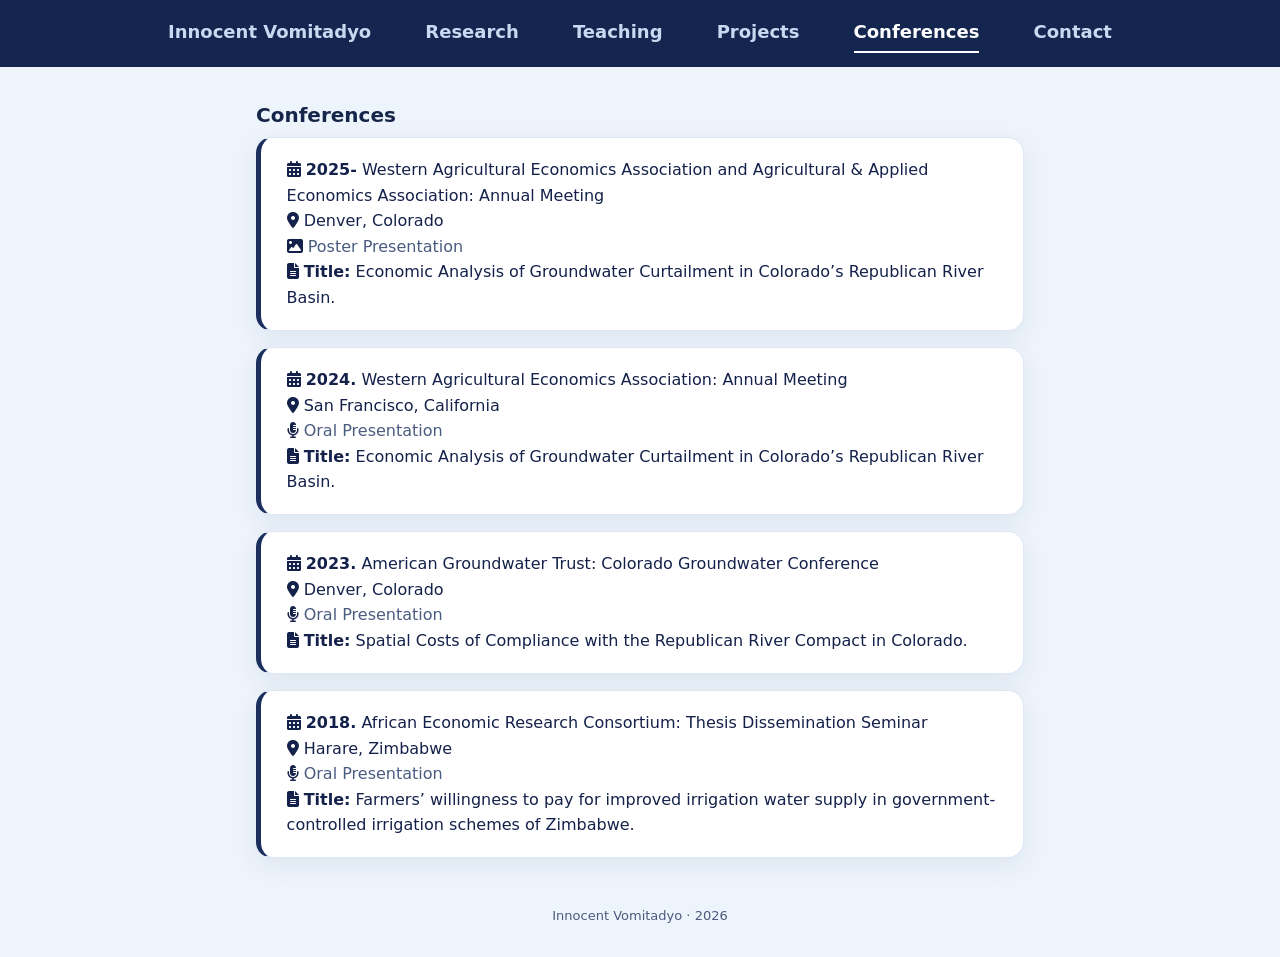
<file: conferences.html>
<!DOCTYPE html>
<html lang="en">
<head>
    <meta charset="UTF-8">
    <meta name="viewport" content="width=device-width, initial-scale=1.0">
    <title>Conferences | Innocent Vomitadyo</title>
    <link rel="stylesheet" href="style.css">
    <link rel="stylesheet" href="https://cdnjs.cloudflare.com/ajax/libs/font-awesome/6.5.1/css/all.min.css">
</head>
<body>

<header class="topbar">
    <nav aria-label="Main">
        <a href="index.html">Innocent Vomitadyo</a>
        <a href="research.html">Research</a>
        <a href="teaching.html">Teaching</a>
        <a href="projects.html">Projects</a>
        <a href="conferences.html" aria-current="page">Conferences</a>
        <a href="contact.html">Contact</a>
    </nav>
    <span></span>
</header>




<main class="conf-page">
    <h2>Conferences</h2>


	
	<article class="conf-card">
    <div class="conf-entry">
        <div class="conf-row conf-head">
            <i class="fa-solid fa-calendar-days"></i>
            <span><strong>2025-</strong> Western Agricultural Economics Association and Agricultural &amp; Applied Economics Association: Annual Meeting</span>
        </div>
        <div class="conf-row">
            <i class="fa-solid fa-location-dot"></i>
            <span>Denver, Colorado</span>
        </div>
        <div class="conf-row">
            <i class="fa-solid fa-image"></i>
            <span class="conf-type">Poster Presentation</span>
        </div>
        <div class="conf-row">
            <i class="fa-solid fa-file-lines"></i>
            <span><strong>Title:</strong> Economic Analysis of Groundwater Curtailment in Colorado&rsquo;s Republican River Basin.</span>
        </div>
    </div>
</article>
	

<article class="conf-card">
    <div class="conf-entry">
        <div class="conf-row conf-head">
            <i class="fa-solid fa-calendar-days"></i>
            <span><strong>2024.</strong> Western Agricultural Economics Association: Annual Meeting</span>
        </div>
        <div class="conf-row">
            <i class="fa-solid fa-location-dot"></i>
            <span>San Francisco, California</span>
        </div>
        <div class="conf-row">
            <i class="fa-solid fa-microphone-lines"></i>
            <span class="conf-type">Oral Presentation</span>
        </div>
        <div class="conf-row">
            <i class="fa-solid fa-file-lines"></i>
            <span><strong>Title:</strong> Economic Analysis of Groundwater Curtailment in Colorado&rsquo;s Republican River Basin.</span>
        </div>
    </div>
</article>

<article class="conf-card">
    <div class="conf-entry">
        <div class="conf-row conf-head">
            <i class="fa-solid fa-calendar-days"></i>
            <span><strong>2023.</strong> American Groundwater Trust: Colorado Groundwater Conference</span>
        </div>
        <div class="conf-row">
            <i class="fa-solid fa-location-dot"></i>
            <span>Denver, Colorado</span>
        </div>
        <div class="conf-row">
            <i class="fa-solid fa-microphone-lines"></i>
            <span class="conf-type">Oral Presentation</span>
        </div>
        <div class="conf-row">
            <i class="fa-solid fa-file-lines"></i>
            <span><strong>Title:</strong> Spatial Costs of Compliance with the Republican River Compact in Colorado.</span>
        </div>
    </div>
</article>

<article class="conf-card">
    <div class="conf-entry">
        <div class="conf-row conf-head">
            <i class="fa-solid fa-calendar-days"></i>
            <span><strong>2018.</strong> African Economic Research Consortium: Thesis Dissemination Seminar</span>
        </div>
        <div class="conf-row">
            <i class="fa-solid fa-location-dot"></i>
            <span>Harare, Zimbabwe</span>
        </div>
        <div class="conf-row">
            <i class="fa-solid fa-microphone-lines"></i>
            <span class="conf-type">Oral Presentation</span>
        </div>
        <div class="conf-row">
            <i class="fa-solid fa-file-lines"></i>
            <span><strong>Title:</strong> Farmers&rsquo; willingness to pay for improved irrigation water supply in government-controlled irrigation schemes of Zimbabwe.</span>
        </div>
    </div>
</article>

</main>


<footer>Innocent Vomitadyo &middot; <span id="year"></span></footer>
<script>document.getElementById('year').textContent = new Date().getFullYear();</script>

</body>
</html>
</file>
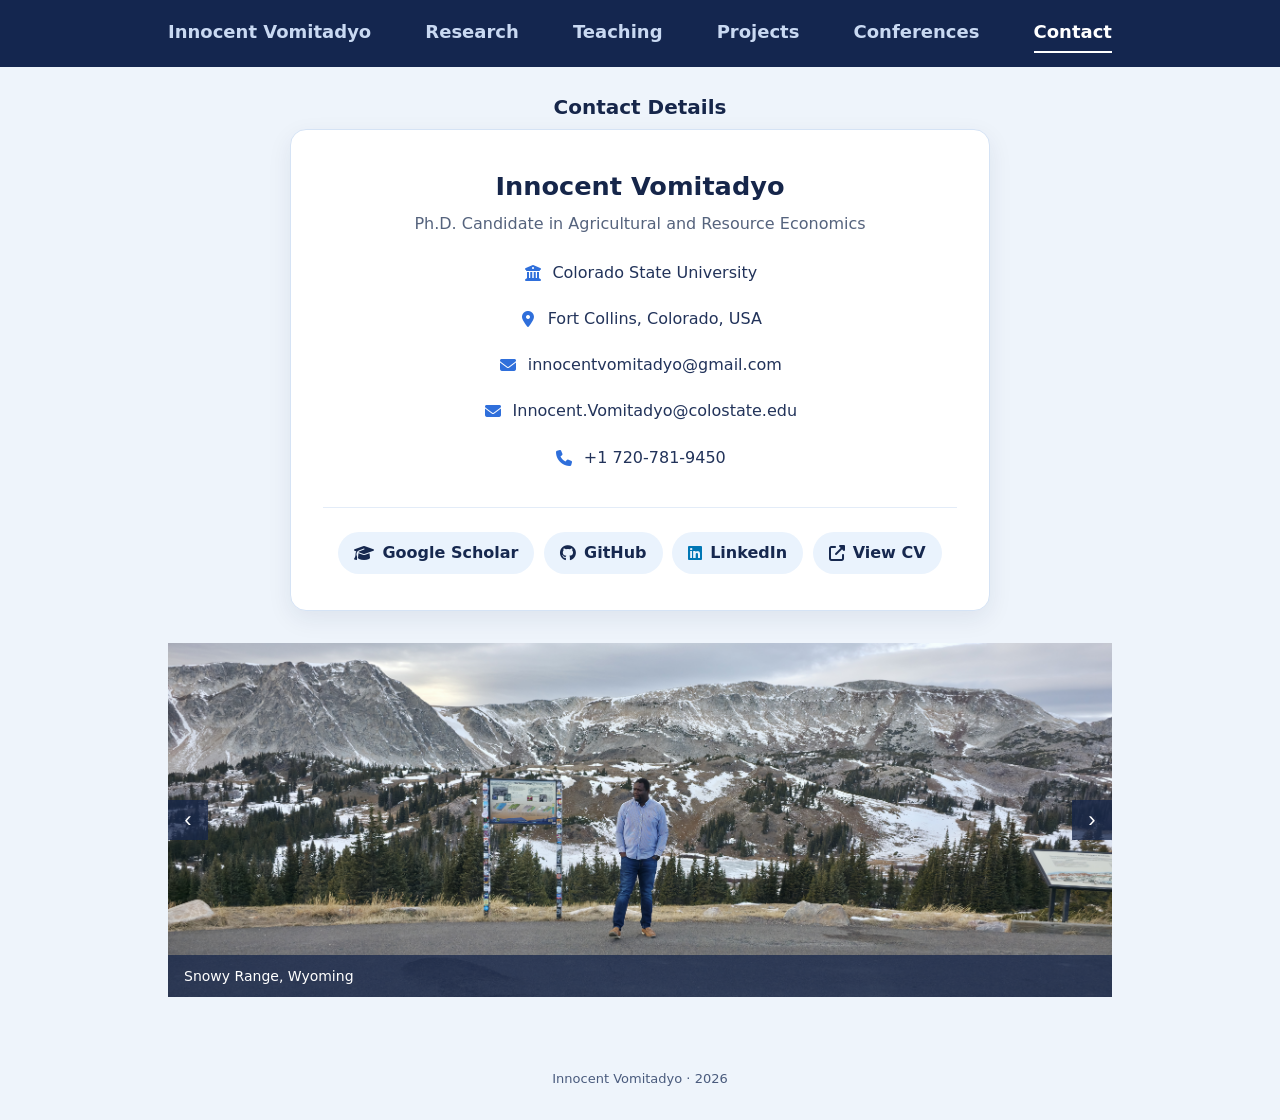
<file: contact.html>
<!DOCTYPE html>
<html lang="en">
<head>
    <meta charset="UTF-8">
    <meta name="viewport" content="width=device-width, initial-scale=1.0">
    <title>Contact | Innocent Vomitadyo</title>
    <link rel="stylesheet" href="style.css">
	<link rel="stylesheet" href="https://cdnjs.cloudflare.com/ajax/libs/font-awesome/6.5.1/css/all.min.css">
</head>
<body>

<header class="topbar">
    <nav aria-label="Main">
        <a href="index.html">Innocent Vomitadyo</a>
        <a href="research.html">Research</a>
        <a href="teaching.html">Teaching</a>
        <a href="projects.html">Projects</a>
        <a href="conferences.html">Conferences</a>
        <a href="contact.html" aria-current="page">Contact</a>
    </nav>
    <span></span>
</header>



<main class="contact-page">
    <h2>Contact Details</h2>

    <section class="contact-card">
        <h2>Innocent Vomitadyo</h2>
        <p class="role">Ph.D. Candidate in Agricultural and Resource Economics</p>

        <ul class="contact-list">
            <li><i class="fa-solid fa-building-columns"></i> Colorado State University</li>
            <li><i class="fa-solid fa-location-dot"></i> Fort Collins, Colorado, USA</li>
            <li><i class="fa-solid fa-envelope"></i>
                <a href="mailto:innocentvomitadyo@gmail.com">innocentvomitadyo@gmail.com</a></li>
            <li><i class="fa-solid fa-envelope"></i>
                <a href="mailto:Innocent.Vomitadyo@colostate.edu">Innocent.Vomitadyo@colostate.edu</a></li>
            <li><i class="fa-solid fa-phone"></i>
                <a href="tel:+17207819450">+1 720-781-9450</a></li>
        </ul>

<div class="social-links">
<a href="https://scholar.google.com/citations?hl=en&user=LT8RzNEAAAAJ" target="_blank" rel="noopener">
    <i class="fa-solid fa-graduation-cap"></i> Google Scholar
</a>

    <a href="https://github.com/Vomitadyo" target="_blank" rel="noopener">
        <i class="fa-brands fa-github"></i> GitHub
    </a>

    <a href="https://www.linkedin.com/in/innocent-vomitadyo-205a9160/" target="_blank" rel="noopener">
        <i class="fa-brands fa-linkedin" style="color: #0077b5;"></i> LinkedIn
    </a>

    <a class="cv-btn secondary" href="cv%20for%20innocent%20vomitadyo.pdf" target="_blank" rel="noopener">
        <i class="fa-solid fa-up-right-from-square"></i> View CV
    </a>
</div>
    </section>
</main>



<!-- ========== PHOTO SLIDESHOW ========== -->

<section class="slider" aria-label="Photo slideshow">
    <div class="viewport">
      <div class="track">
	  
	  <!-- Select photos to show -->
        <figure class="slide">
		<img src="images/snowy range.jpg" alt="Snowy Range, Wyoming">
		<figcaption>Snowy Range, Wyoming</figcaption>
		</figure>
		
		
        <figure class="slide">
		<img src="images/horsetooth reservior.jpg" alt="Horsetooth Reservior, Colorado">
		<figcaption>Horsetooth Reservior, Colorado</figcaption>
		</figure>
		
		
		
		<figure class="slide">
		<img src="images/city park.jpg" alt="Colorado State University, Fort Collins">
		<span class="hint">Add your photo as images/campus.jpg</span>
		<figcaption>Fort Collins, Colorado</figcaption>
		</figure>
		
		
      </div>
	  
	   <!-- Navigation arrows (&#8249; = ‹, &#8250; = ›); aria-labels help screen readers -->
      <button class="arrow prev" aria-label="Previous picture">&#8249;</button>
      <button class="arrow next" aria-label="Next picture">&#8250;</button>
    </div>
    <div class="dots"></div>
</section>


<footer>Innocent Vomitadyo &middot; <span id="year"></span></footer>
<script>document.getElementById('year').textContent = new Date().getFullYear();</script>

</body>
</html>
</file>
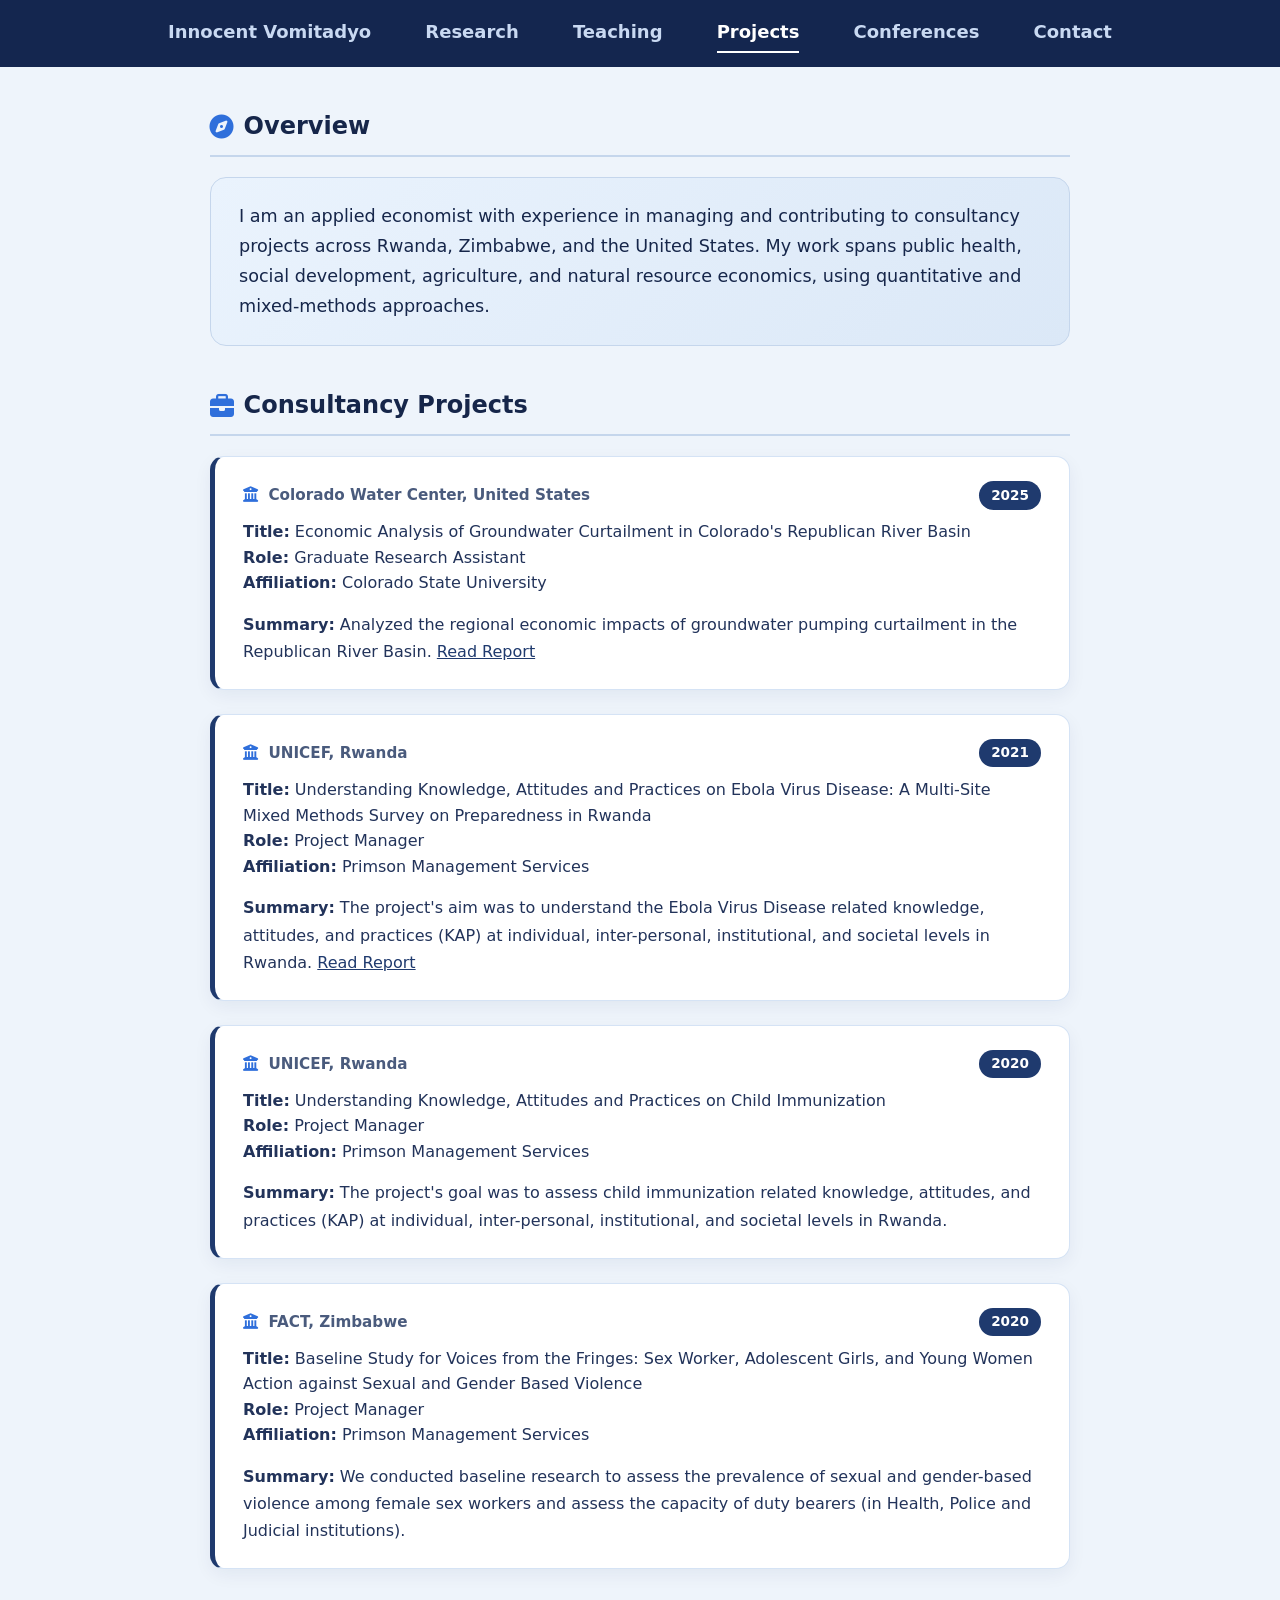
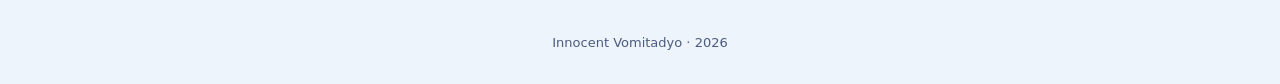
<file: projects.html>
<!DOCTYPE html>
<html lang="en">

<head>
    <meta charset="UTF-8">
    <meta name="viewport" content="width=device-width, initial-scale=1.0">
    <title>Research Projects | Innocent Vomitadyo</title>
    <link rel="stylesheet" href="style.css">
	<link rel="stylesheet" href="https://cdnjs.cloudflare.com/ajax/libs/font-awesome/6.5.1/css/all.min.css">
</head>


<body>

<header class="topbar">
       <nav aria-label="Main">
        <a href="index.html">  Innocent Vomitadyo</a>
        <a href="research.html">Research</a>
        <a href="teaching.html">Teaching</a>
        <a href="projects.html" aria-current="page">Projects</a>
        <a href="conferences.html">Conferences</a>
        <a href="contact.html">Contact</a>
    </nav>
    <span></span>
</header>



	<!-- ================================================================================== -->

<main class="projects-page">

   	<!-- <h1>Research Projects</h1> -->

	<h2 class="section-title"><i class="fa-solid fa-compass"></i> Overview</h2>

	<!-- Summarize the projects -->
    <div class="intro-banner">
        <p>
            I am an applied economist with experience in managing and contributing to consultancy projects across 
			Rwanda, Zimbabwe, and the United States. My work spans public health, social development, agriculture, 
			and natural resource economics, using quantitative and mixed-methods approaches.
        </p>
    </div>

    <h2 class="section-title"><i class="fa-solid fa-briefcase"></i> Consultancy Projects</h2>



<!-- CSU Project -->
<!-- #1 -->
<article class="project-card">
    <div class="project-meta">
        <span><i class="fa-solid fa-building-columns"></i> <strong>Colorado Water Center, United States</strong></span>
        <span class="year">2025</span>
    </div>
    <p>
        <strong>Title:</strong> Economic Analysis of Groundwater Curtailment in Colorado's Republican River Basin <br>
        <strong>Role:</strong> Graduate Research Assistant <br>
        <strong>Affiliation:</strong> Colorado State University
    </p>
    <p class="summary">
        <strong>Summary:</strong> Analyzed the regional economic impacts of groundwater pumping curtailment in the Republican River Basin.
        <a href="https://www.republicanriver.com/economic-study" target="_blank" rel="noopener">Read Report</a>
    </p>
</article>

<!-- #2 -->
<article class="project-card">
    <div class="project-meta">
        <span><i class="fa-solid fa-building-columns"></i> <strong>UNICEF, Rwanda</strong></span>
        <span class="year">2021</span>
    </div>
    <p>
        <strong>Title:</strong> Understanding Knowledge, Attitudes and Practices on Ebola Virus Disease: A Multi-Site Mixed Methods Survey on Preparedness in Rwanda <br>
        <strong>Role:</strong> Project Manager <br>
        <strong>Affiliation:</strong> Primson Management Services
    </p>
    <p class="summary">
        <strong>Summary:</strong> The project's aim was to understand the Ebola Virus Disease related knowledge, attitudes, and practices (KAP) at individual, inter-personal, institutional, and societal levels in Rwanda.
        <a href="https://www.medrxiv.org/content/10.1101/2022.11.03.22281885v1.full.pdf" target="_blank" rel="noopener">Read Report</a>
    </p>
</article>

<!-- #3 -->
<article class="project-card">
    <div class="project-meta">
        <span><i class="fa-solid fa-building-columns"></i> <strong>UNICEF, Rwanda</strong></span>
        <span class="year">2020</span>
    </div>
    <p>
        <strong>Title:</strong> Understanding Knowledge, Attitudes and Practices on Child Immunization <br>
        <strong>Role:</strong> Project Manager <br>
        <strong>Affiliation:</strong> Primson Management Services
    </p>
    <p class="summary">
        <strong>Summary:</strong> The project's goal was to assess child immunization related knowledge, attitudes, and practices (KAP) at individual, inter-personal, institutional, and societal levels in Rwanda.
    </p>
</article>

<!-- #4 -->
<article class="project-card">
    <div class="project-meta">
        <span><i class="fa-solid fa-building-columns"></i> <strong>FACT, Zimbabwe</strong></span>
        <span class="year">2020</span>
    </div>
    <p>
        <strong>Title:</strong> Baseline Study for Voices from the Fringes: Sex Worker, Adolescent Girls, and Young Women Action against Sexual and Gender Based Violence <br>
        <strong>Role:</strong> Project Manager <br>
        <strong>Affiliation:</strong> Primson Management Services
    </p>
    <p class="summary">
        <strong>Summary:</strong> We conducted baseline research to assess the prevalence of sexual and gender-based violence among female sex workers and assess the capacity of duty bearers (in Health, Police and Judicial institutions).
    </p>
</article>
	<!-- Add more projects down here.  copy the format above -->
	
	
	
	<!-- ================================================================================== -->
	
	
</main>





<footer>Innocent Vomitadyo &middot; <span id="year"></span></footer>
<script>document.getElementById('year').textContent = new Date().getFullYear();</script>

</body>
</html>
</file>
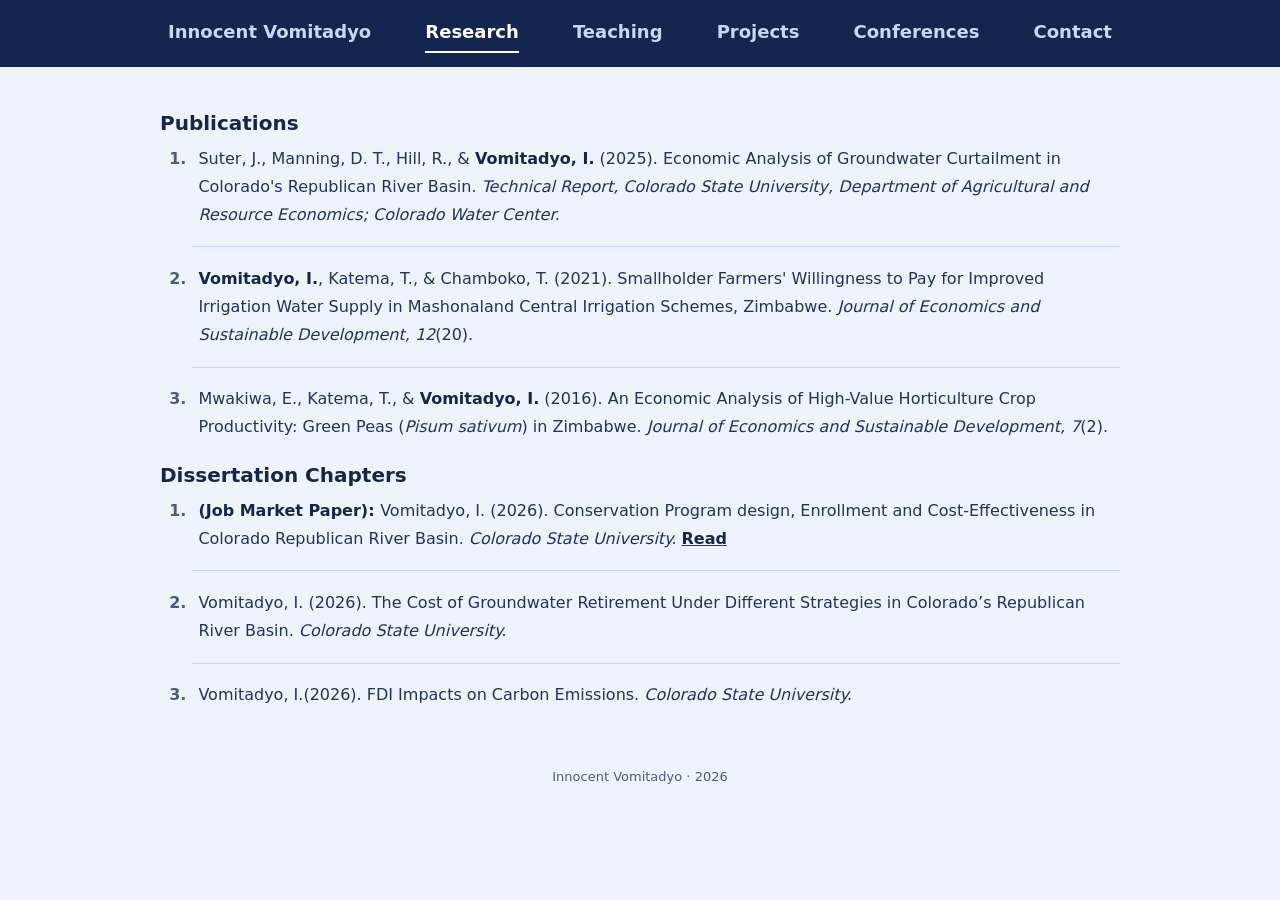
<file: research.html>
<!DOCTYPE html>
<html lang="en">


<head>
    <meta charset="UTF-8">
    <meta name="viewport" content="width=device-width, initial-scale=1.0">
    <title>Research | Innocent Vomitadyo</title>
    <link rel="stylesheet" href="style.css">
</head>


<body>



<header class="topbar">
     <nav aria-label="Main">
        <a href="index.html">Innocent Vomitadyo</a>
        <a href="research.html" aria-current="page">Research</a>
        <a href="teaching.html">Teaching</a>
        <a href="projects.html">Projects</a>
        <a href="conferences.html">Conferences</a>
        <a href="contact.html">Contact</a>
    </nav>
    <span></span>
	<link rel="stylesheet" href="https://cdnjs.cloudflare.com/ajax/libs/font-awesome/6.5.1/css/all.min.css">
</header>



<main class="research-page">
   
   
   
    <!-- ===== Journal articles and reports ===== -->
    <h2 class="pub-heading">Publications</h2>

    <ol class="publication-list">
        <li>
            Suter, J., Manning, D. T., Hill, R., &amp; <strong>Vomitadyo, I.</strong> (2025).
            Economic Analysis of Groundwater Curtailment in Colorado's Republican River Basin.
            <em>Technical Report, Colorado State University, Department of Agricultural and Resource Economics; Colorado Water Center.</em>
        </li>

        <li>
            <strong>Vomitadyo, I.</strong>, Katema, T., &amp; Chamboko, T. (2021).
            Smallholder Farmers' Willingness to Pay for Improved Irrigation Water Supply in Mashonaland Central Irrigation Schemes, Zimbabwe.
            <em>Journal of Economics and Sustainable Development, 12</em>(20).
        </li>

        <li>
            Mwakiwa, E., Katema, T., &amp; <strong>Vomitadyo, I.</strong> (2016).
            An Economic Analysis of High-Value Horticulture Crop Productivity: Green Peas (<em>Pisum sativum</em>) in Zimbabwe.
            <em>Journal of Economics and Sustainable Development, 7</em>(2).
        </li>
    </ol>

    <!-- ===== Dissertation chapters ===== -->
    <h2 class="pub-heading">Dissertation Chapters</h2>

    <ol class="publication-list">
	
		<li>
		<strong>(Job Market Paper): </strong>Vomitadyo, I. (2026). Conservation Program design, Enrollment and
									Cost-Effectiveness in Colorado Republican River Basin.
									<em>Colorado State University.</em>
									<a href="papers/job-market-paper.pdf" target="_blank" rel="noopener"><strong>Read</strong></a>
		
		</li>
	
	
        <li>
             Vomitadyo, I. (2026). The Cost of Groundwater Retirement Under Different Strategies in Colorado’s Republican River Basin.
            <em>Colorado State University.</em>
        </li>

        <li>
             Vomitadyo, I.(2026). FDI Impacts on Carbon Emissions.
            <em>Colorado State University.</em>
        </li>
    </ol>
</main>



<footer>Innocent Vomitadyo &middot; <span id="year"></span></footer>
<script>document.getElementById('year').textContent = new Date().getFullYear();</script>

</body>
</html>
</file>
<file: style.css>
:root { --bg:#eef4fb; --panel:#f8fbff; --tint:#dbe8f7; --line:#c5d6ec; --ink:#16264a; --body:#22335a; --muted:#4a5b7d; --accent:#1f3a6e; --nav:#14264f; }
* { box-sizing:border-box; margin:0; padding:0; }

body { font-family:system-ui,-apple-system,"Segoe UI",Roboto,Arial,sans-serif; background:var(--bg); color:var(--ink); line-height:1.6; }

a:focus-visible, button:focus-visible { outline:3px solid var(--accent); outline-offset:3px; }




/* top bar */

.topbar {
    background: var(--nav);
    width: 100%;
}

.topbar nav {
    max-width: 1000px;   margin: 0 auto;   padding: 14px 28px;              /* same side padding as main */
    display: flex;    align-items: center;    justify-content: space-between;  /* spreads links edge to edge */
    font-weight: 700;
}

.topbar nav a {
    color: #c9d9f2;  text-decoration: none;  font-size: 18px;  padding: 4px 0;
    border-bottom: 2px solid transparent;
}

.topbar nav a:hover {
    color: #fff;   border-color: #8fa9d6;
}

.topbar nav a[aria-current] {
    color: #fff;   border-color: #fff;
}

.topbar a:focus-visible {
    outline-color: #fff;
}

/* Mobile */
@media (max-width: 700px) {
    .topbar nav {
        justify-content: center;   flex-wrap: wrap;   gap: 10px 24px;
    }
}



/* content */
main { max-width:1000px; margin:0 auto; padding:40px 20px; }
main h1 { font-size:44px; line-height:1.15; margin-bottom:26px; }
main h2 { font-size:20px; margin-bottom:6px; }
main p { color:var(--body); margin-bottom:15px; }
main ul { margin-left:22px; color:var(--body); }
main li { margin-bottom:8px; }
main a { color:var(--accent); }



/* Justify the bio paragraphs like Word: no hyphenation */
.bio p {
    text-align: justify;    text-justify: inter-word;    hyphens: none;
    -webkit-hyphens: none;    overflow-wrap: normal;
	}


.btn { display:inline-block;
 background:var(--accent); 
 color:#fff !important;
 padding:10px 18px; 
 text-decoration:none;
 font-size:15px; 
 text-align:center;
 min-width:140px;
 }
 
 
 
 
 
 
.btn:hover { background:var(--ink); }

.about { display:grid; grid-template-columns:287px 1fr; gap:55px; align-items:start; }
.about h1 { font-size:28px; }
.photo {
    width: 260px;   height: 260px;
    aspect-ratio: 1 / 1;
    border-radius: 50% !important;
    object-fit: cover;
    object-position: center top; /* Keeps your face centered */
    border: 3px solid #5a5a5a;
    display: block;
	
	/* Preserves smooth skin tones and prevents jagged pixelation */
    image-rendering: auto;
    image-rendering: -webkit-optimize-contrast;
    transform: translateZ(0); /* Forces sub-pixel anti-aliasing */
    backface-visibility: hidden;
}
@media (max-width:760px) { .about { grid-template-columns:1fr; gap:32px; } .about h1 { font-size:38px; } }

.cards { display:grid; grid-template-columns:repeat(auto-fit,minmax(230px,1fr)); gap:20px; }
.card { background:var(--panel); border:1px solid var(--line); border-left:5px solid var(--accent); padding:20px; }
.card p { margin:0; }
.entry { padding:0 0 20px; margin-bottom:22px; border-bottom:1px solid var(--line); }
.entry .title { font-weight:700; }
.entry p { margin-bottom:6px; }





/* ---------- Quotation box ---------- */
.quote-box {
    max-width: 1000px;
    margin: 0 auto 60px;
    padding: 0 28px;
}

.quote-box blockquote {
    background: var(--panel);
    border: 1px solid var(--line);
    border-left: 4px solid var(--accent);
    padding: .50rem 2.0rem;
}

.quote-box blockquote p {
    font-family: Georgia, "Times New Roman", serif;
    font-size: 0.9rem;
    line-height: 1.2;
    font-style: italic;
    color: var(--ink);
    margin-bottom: 1rem;
}

.quote-box blockquote footer {
    padding: 0;
    text-align: right;
    font-size: 0.85rem;
    font-weight: 400;
    color: var(--muted);
}



/* Fade effect when the quote changes */
.quote-box blockquote {
    transition: opacity 0.5s ease;
    min-height: 50px;               /* stops the page jumping when quote length changes */
    display: flex;
    flex-direction: column;
    justify-content: center;
}

.quote-box blockquote.fade-out {
    opacity: 0;
}

@media (prefers-reduced-motion: reduce) {
    .quote-box blockquote { transition: none; }
}

@media (max-width: 600px) {
    .quote-box blockquote { padding: 1.5rem; }
    .quote-box blockquote p { font-size: 1.2rem; }
}


/*========================================================================================================================================*/
/*========================================================================================================================================*/



/* Centre the card on the contact page */
/* Contact page: centred horizontally, near the top */
.contact-page{
    display: flex;
    flex-direction: column;
    justify-content: flex-start;   /* was center: pushes content to the top */
    align-items: center;
    text-align: center;
    min-height: 0;                 /* was calc(100vh - 70px): removes the forced height */
    padding: 1.5rem 1rem 2rem;     /* smaller top padding */
}

.contact-page h1 { margin-bottom: 1rem;}




.contact-card {
    width: 100%;
    max-width: 700px;
    background: #ffffff;
    border: 1px solid #d5e3f5;
    border-radius: 16px;
    padding: 2.25rem 2rem;
    box-shadow: 0 8px 24px rgba(22, 40, 79, 0.08);
}

.contact-card h2 {
    margin: 0 0 0.25rem;
    font-size: 1.6rem;
}

.contact-card .role {
    margin: 0 0 1.5rem;
    color: #55637d;
}

.contact-list {
    list-style: none;
    margin: 0 0 1.75rem;
    padding: 0;
    display: grid;
    gap: 0.75rem;
}

.contact-list li {
    display: flex;
    justify-content: center;
    align-items: center;
    gap: 0.6rem;
}

.contact-list i {
    width: 1.25rem;
    color: #2f6fdb;
}

.contact-list a {
    color: inherit;
    text-decoration: none;
    border-bottom: 1px solid transparent;
    transition: border-color 0.2s;
}

.contact-list a:hover {
    border-bottom-color: currentColor;
}

.social-links {
    display: flex;
    flex-wrap: wrap;
    justify-content: center;
    gap: 0.6rem;
    padding-top: 1.5rem;
    border-top: 1px solid #e3ecf8;
}

.social-links a {
    display: inline-flex;
    align-items: center;
    gap: 0.5rem;
    padding: 0.5rem 1rem;
    border-radius: 999px;
    background: #eaf3fd;
    color: #16284f;
    text-decoration: none;
    font-weight: 600;
    transition: background 0.2s, color 0.2s, transform 0.2s;
}

.social-links a:hover {
    background: #16284f;
    color: #ffffff;
    transform: translateY(-2px);
}

/*========================================================================================================================================*/
/*========================================================================================================================================*/




/* ---------- Projects page ---------- */
.projects-page {
    max-width: 900px;
}

.intro-banner {
    background: linear-gradient(135deg, #eaf3fd, #dbe8f7);
    border: 1px solid var(--line);
    border-radius: 16px;
    padding: 1.5rem 1.75rem;
    margin-bottom: 2.5rem;
}

.intro-banner p {
    margin: 0;
    font-size: 1.1rem;
    line-height: 1.7;
    color: var(--ink);
}

.section-title {
    display: flex;
    align-items: center;
    gap: 0.6rem;
    font-size: 1.5rem !important;
    margin-bottom: 1.25rem !important;
    padding-bottom: 0.6rem;
    border-bottom: 2px solid var(--line);
}

.section-title i {
    color: #2f6fdb;
}

.project-card {
    background: #ffffff;
    border: 1px solid #d5e3f5;
    border-left: 5px solid var(--accent);
    border-radius: 14px;
    padding: 1.5rem 1.75rem;
    margin-bottom: 1.5rem;
    box-shadow: 0 6px 18px rgba(22, 40, 79, 0.06);
    transition: transform 0.2s, box-shadow 0.2s;
}

.project-card:hover {
    transform: translateY(-3px);
    box-shadow: 0 12px 28px rgba(22, 40, 79, 0.12);
}

.project-meta {
    display: flex;
    justify-content: space-between;
    align-items: center;
    flex-wrap: wrap;
    gap: 0.5rem;
    margin-bottom: 0.6rem;
    font-size: 0.95rem;
    color: var(--muted);
}

.project-meta i {  color: #2f6fdb;  margin-right: 0.35rem;}
.project-meta .year {
    background: var(--accent);   color: #fff;   font-weight: 700;
    font-size: 0.85rem;   padding: 0.2rem 0.75rem;   border-radius: 999px;
}



.project-card .summary { margin-bottom: 0;  line-height: 1.7;}

.report-btn { display: inline-flex; align-items: center;  gap: 0.5rem;
    margin-top: 1.1rem;  padding: 0.55rem 1.1rem;  border-radius: 999px;
    background: var(--nav); color: #fff !important;  font-weight: 600;
    font-size: 0.95rem;   text-decoration: none;  transition: background 0.2s, transform 0.2s;}

.report-btn:hover {
    background: #2f6fdb;
    transform: translateY(-2px);
}

@media (max-width: 600px) {
    .project-card { padding: 1.25rem; }
}

/*========================================================================================================================================*/
/*========================================================================================================================================*/



/*======================================*/
/* ---------- Research-page (formal) ---------- */

.research-page {
    max-width: 1000px;
}

.research-page > .pub-heading:first-child { margin-top: 0;}

/* The first heading sits closer to the page title */
.research-page h1 + .pub-heading {
    margin-top: 0;
}

   /*.pub-heading { font-size: 1.4rem; margin: 2rem 0 1rem; padding-bottom: 0.5rem; border-bottom: 1px solid var(--line); }*/

/* Division between the articles and the dissertation chapters */
.pub-heading.section-break {
    margin-top: 3.5rem; padding-top: 2.5rem; border-top: 2px solid var(--accent);}

/* Numbered list of citations */
.publication-list {
    margin-left: 1.5rem;    padding-left: 0.5rem;    color: var(--body);}

.publication-list li {
    padding: 0 0 1.1rem 0.4rem;  margin-bottom: 1.1rem; line-height: 1.75; border-bottom: 1px solid var(--line);}

/* No divider after the last entry in each list */
.publication-list li:last-child { border-bottom: none;  margin-bottom: 0;}

/* Your name in bold */
.publication-list strong {    color: var(--ink);}
.publication-list li::marker {    color: var(--muted);    font-weight: 600;}



/*========================================================================================================================================*/
/*========================================================================================================================================*/



/* ---------- Teaching page (formal) ---------- */

.teaching-page { max-width: 1000px;}

/* First heading sits close to the page title */
.teaching-page h1 + .pub-heading { margin-top: 0;}

/* Numbered list of classes */
.class-list { margin-left: 1.5rem;  padding-left: 0.5rem;  color: var(--body);}
.class-list li { padding: 0 0 1rem 0.4rem; margin-bottom: 1rem; line-height: 1.7;
    border-bottom: 1px solid var(--line);}

.class-list li:last-child { border-bottom: none; margin-bottom: 0;}

/* Course name in bold, with the role or term on its own line below */
.class-list .course { display: block; font-weight: 700;  color: var(--ink);}
.class-list .course-detail { display: block; font-size: 0.95rem; color: var(--muted);}
.class-list li::marker { color: var(--muted); font-weight: 600;}


/*========================================================================================================================================*/
/*========================================================================================================================================*/




/* Conference Page */



.conf-page { max-width: 800px; margin: 0 auto; padding: 2rem 1rem; }

.conf-card {
    background: #fff;
    border: 1px solid #dfe7f5;
    border-left: 5px solid #1b2f5e;
    border-radius: 16px;
    padding: 1.2rem 1.6rem;
    margin-bottom: 1rem;
    box-shadow: 0 8px 24px rgba(30, 60, 120, 0.08);
}

.conf-entry { margin: 0; line-height: 1.6; color: #14214a; }
.conf-type { color: #4a5b80; }



/*========================================================================================================================================*/
/*========================================================================================================================================*/





/* picture slider */
.slider { max-width:1000px; margin:0 auto 60px; padding:0 28px; }
.slider h2 { font-size:18px; margin-bottom:12px; }
.viewport { position:relative; overflow:hidden; background:var(--tint); }
.track { display:flex; transition:transform .5s ease; }
.slide { min-width:100%; position:relative; aspect-ratio:16/6; }
.slide img { width:100%; height:100%; object-fit:cover; display:block; }
.slide figcaption { position:absolute; left:0; right:0; bottom:0; padding:10px 16px; background:rgba(22,38,74,.75); color:#fff; font-size:14px; }
.hint { display:none; }
.slide.missing img { display:none; }
.slide.missing .hint { display:flex; align-items:center; justify-content:center; height:100%; color:var(--muted); font-size:14px; }
.arrow { position:absolute; top:50%; transform:translateY(-50%); width:40px; height:40px; border:0; background:rgba(22,38,74,.75); color:#fff; font-size:22px; cursor:pointer; }
.arrow:hover { background:var(--ink); }
.arrow.prev { left:0; } .arrow.next { right:0; }
.dots { display:flex; justify-content:center; gap:8px; margin-top:12px; }
.dots button { width:10px; height:10px; border-radius:50%; border:1px solid var(--accent); background:transparent; cursor:pointer; }
.dots button[aria-current="true"] { background:var(--accent); }
@media (prefers-reduced-motion:reduce) { .track { transition:none; } }





footer { text-align:center; font-size:13px; color:var(--muted); padding:0 20px 30px; }
</file>
